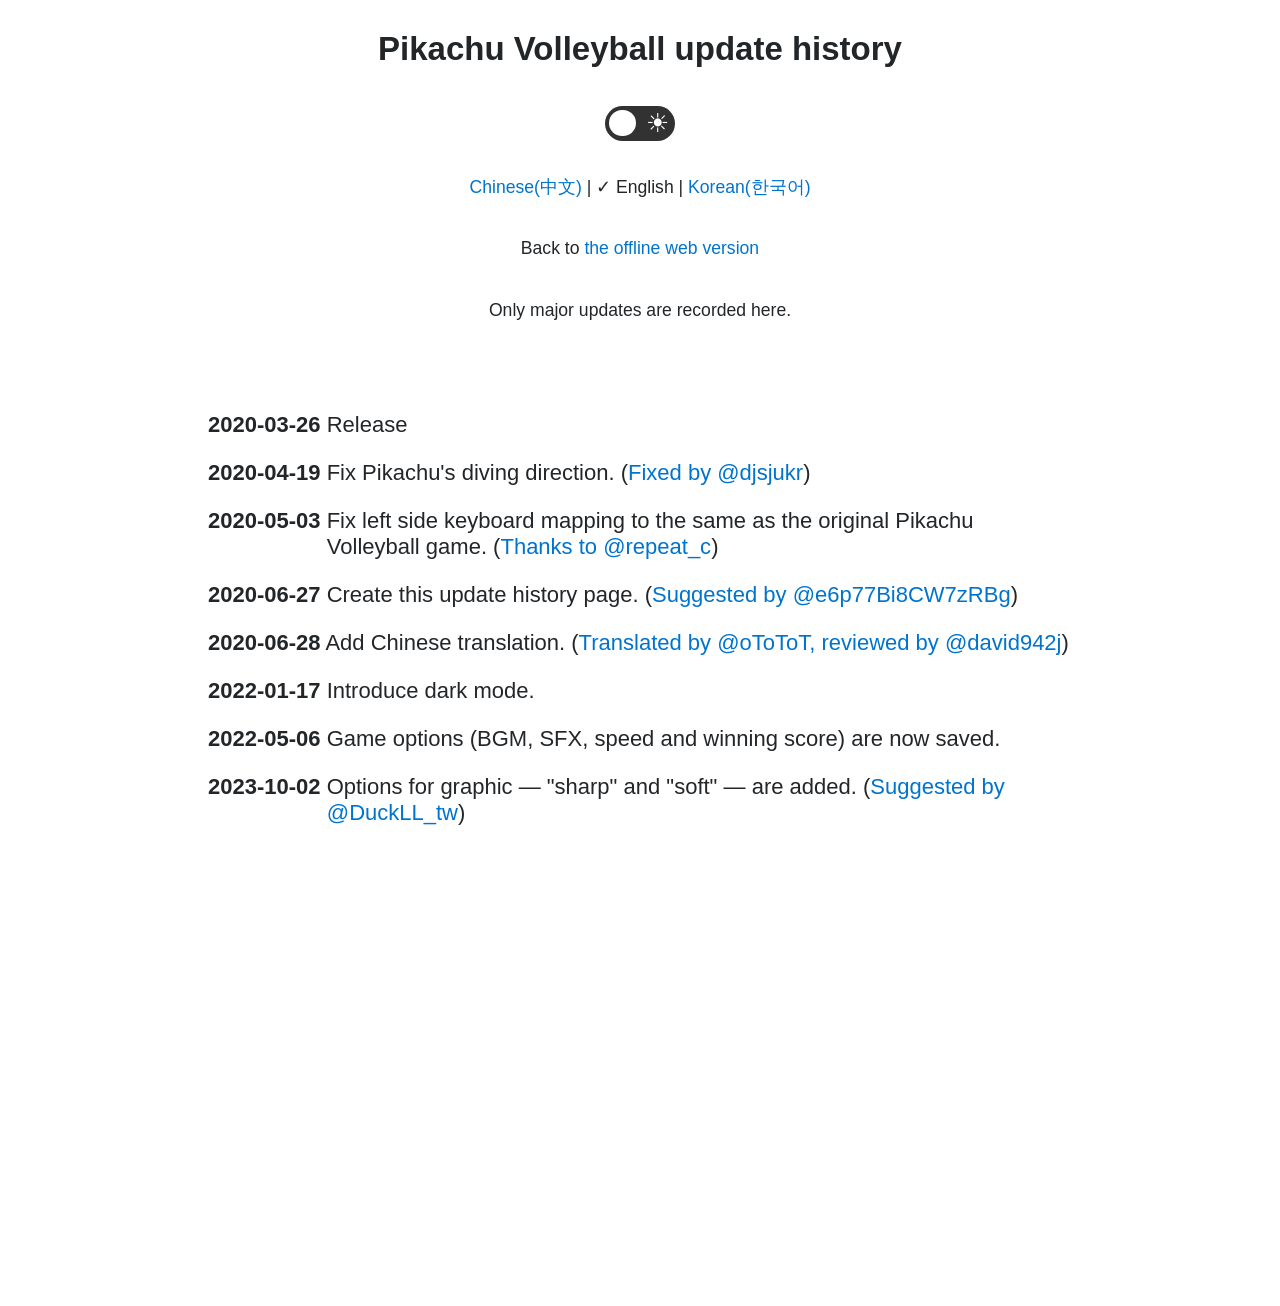
<file: en/update-history/index.html>
<!DOCTYPE html><html lang="en"><head><meta charset="utf-8"><meta name="viewport" content="width=device-width,initial-scale=1"><title>Pikachu Volleyball update history</title><meta name="description" content="Update history for Pikachu Volleyball P2P Online"><meta name="author" content="Kyutae Lee"><meta name="theme-color" content="#FFFFFF"><link rel="icon" type="image/png" sizes="32x32" href="../../resources/assets/images/IDI_PIKAICON-0.png"><link rel="stylesheet" href="../../resources/style.css"><script defer="defer" src="../../runtime.bundle.js"></script><script defer="defer" src="../../dark_color_scheme.bundle.js"></script></head><body><div id="update-history-container"><div id="about-box-head"><h1>Pikachu Volleyball <span class="no-wrap">update history</span></h1><div class="color-scheme-toggle-switch-container"><input type="checkbox" id="dark-color-scheme-checkbox-1" class="toggle-switch dark-color-scheme-checkbox"> <label for="dark-color-scheme-checkbox-1"></label></div><p class="languages"><a href="../../zh/update-history/" target="_self">Chinese(中文)</a> | &check; English | <a href="../../ko/update-history/" target="_self">Korean(한국어)</a></p><p class="small">Back to <a href="../">the offline web version</a></p><p class="small">Only major updates are recorded here.</p></div><div class="margin-top limit-width"><div class="indent-minus"><p><span class="bold">2020-03-26</span> Release</p><p><span class="bold">2020-04-19</span> Fix Pikachu's diving direction. (<a href="https://github.com/gorisanson/pikachu-volleyball/pull/1" target="_blank" rel="noopener">Fixed by <span class="no-wrap">@djsjukr</span></a>)</p><p><span class="bold">2020-05-03</span> Fix left side keyboard mapping to the same as the original Pikachu Volleyball game. (<a href="https://github.com/gorisanson/pikachu-volleyball/issues/3" target="_blank" rel="noopener">Thanks to <span class="no-wrap">@repeat_c</span></a>)</p><p><span class="bold">2020-06-27</span> Create this update history page. (<a href="https://github.com/gorisanson/pikachu-volleyball-p2p-online/issues/7" target="_blank" rel="noopener">Suggested by <span class="no-wrap">@e6p77Bi8CW7zRBg</span></a>)</p><p><span class="bold">2020-06-28</span> Add Chinese translation. (<a href="https://github.com/gorisanson/pikachu-volleyball/pull/4" target="_blank" rel="noopener">Translated by <span class="no-wrap">@oToToT</span>, reviewed by <span class="no-wrap">@david942j</span></a>)</p><p><span class="bold">2022-01-17</span> Introduce dark mode.</p><p><span class="bold">2022-05-06</span> Game options (BGM, SFX, speed and winning score) are now saved.</p><p><span class="bold">2023-10-02</span> Options for graphic — "sharp" and "soft" — are added. (<a href="https://twitter.com/DuckLL_tw" target="_blank" rel="noopener">Suggested by <span class="no-wrap">@DuckLL_tw</span></a>)</p></div></div></div><div class="for-margin"></div></body></html>
</file>
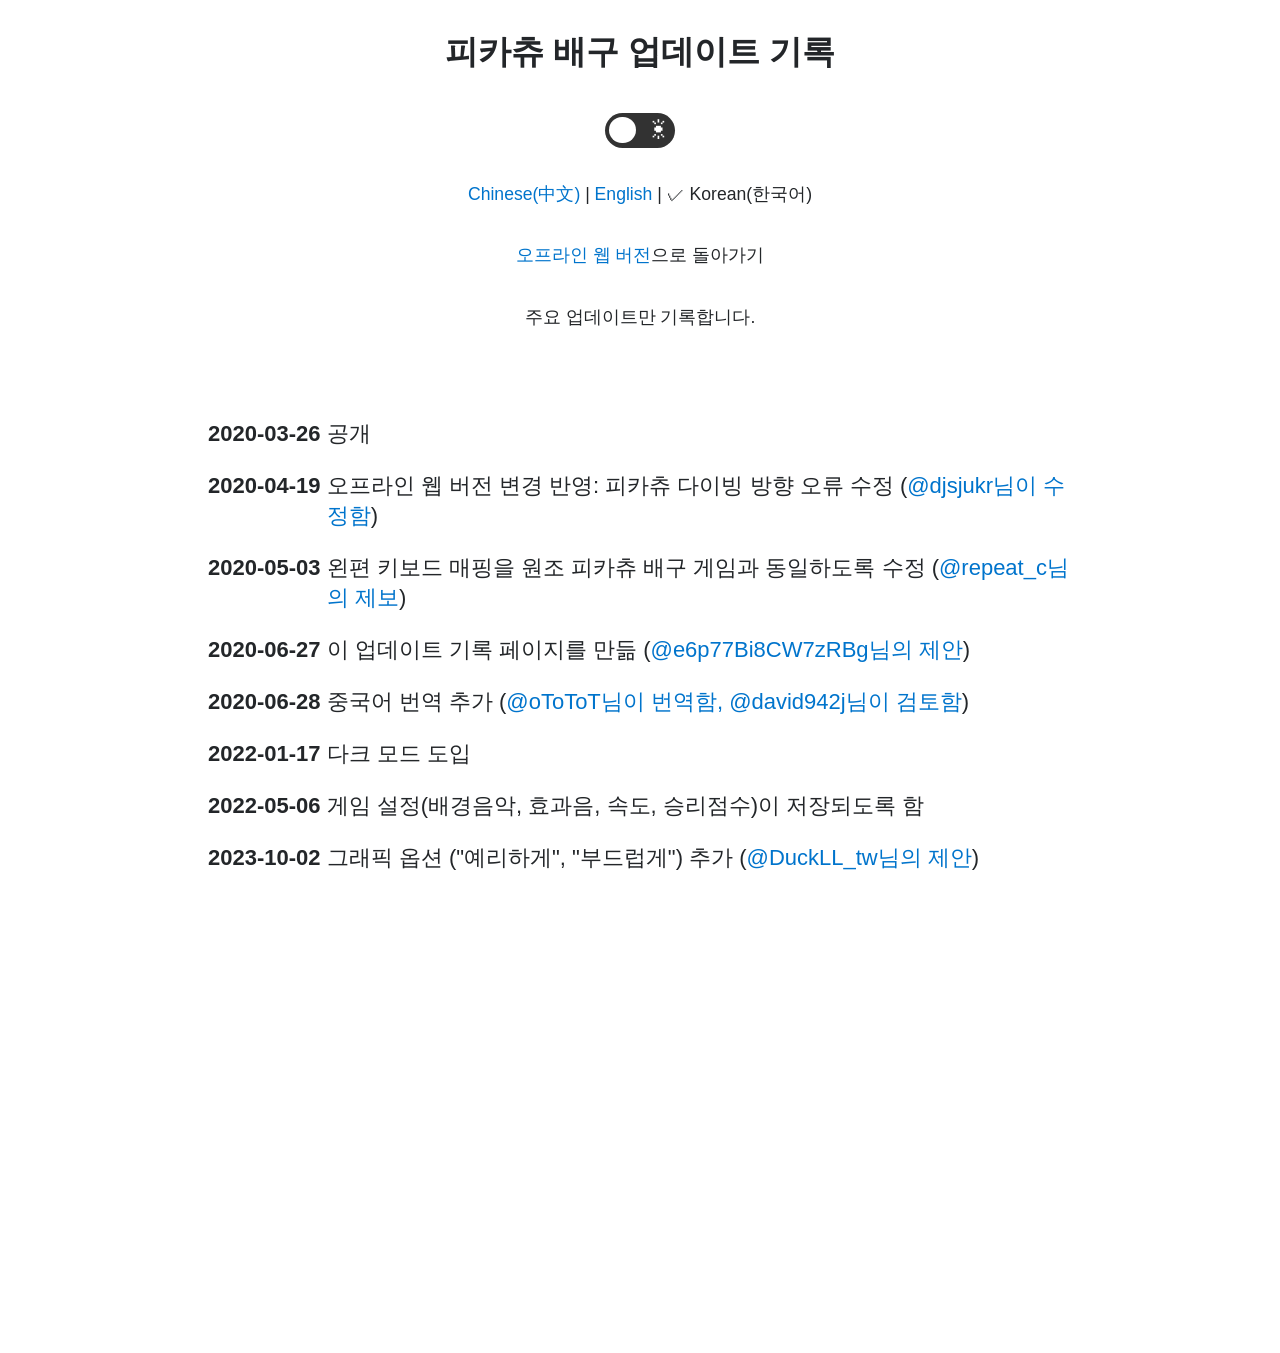
<file: ko/update-history/index.html>
<!DOCTYPE html><html lang="ko"><head><meta charset="utf-8"><meta name="viewport" content="width=device-width,initial-scale=1"><title>피카츄 배구 업데이트 기록</title><meta name="description" content="Update history for Pikachu Volleyball P2P Online"><meta name="author" content="Kyutae Lee"><meta name="theme-color" content="#FFFFFF"><link rel="icon" type="image/png" sizes="32x32" href="../../resources/assets/images/IDI_PIKAICON-0.png"><link rel="stylesheet" href="../../resources/style.css"><script defer="defer" src="../../runtime.bundle.js"></script><script defer="defer" src="../../dark_color_scheme.bundle.js"></script></head><body><div id="update-history-container"><div id="about-box-head"><h1>피카츄 배구 <span class="no-wrap">업데이트 기록</span></h1><div class="color-scheme-toggle-switch-container"><input type="checkbox" id="dark-color-scheme-checkbox-1" class="toggle-switch dark-color-scheme-checkbox"> <label for="dark-color-scheme-checkbox-1"></label></div><p class="languages"><a href="../../zh/update-history/" target="_self">Chinese(中文)</a> | <a href="../../en/update-history/" target="_self">English</a> | &check; Korean(한국어)</p><p class="small"><a href="../">오프라인 웹 버전</a>으로 돌아가기</p><p class="small">주요 업데이트만 기록합니다.</p></div><div class="margin-top limit-width"><div class="indent-minus"><p><span class="bold">2020-03-26</span> 공개</p><p><span class="bold">2020-04-19</span> 오프라인 웹 버전 변경 반영: 피카츄 다이빙 방향 오류 수정 (<a href="https://github.com/gorisanson/pikachu-volleyball/pull/1" target="_blank" rel="noopener"><span class="no-wrap">@djsjukr</span>님이 수정함</a>)</p><p><span class="bold">2020-05-03</span> 왼편 키보드 매핑을 원조 피카츄 배구 게임과 동일하도록 수정 (<a href="https://github.com/gorisanson/pikachu-volleyball/issues/3" target="_blank" rel="noopener"><span class="no-wrap">@repeat_c</span>님의 제보</a>)</p><p><span class="bold">2020-06-27</span> 이 업데이트 기록 페이지를 만듦 (<a href="https://github.com/gorisanson/pikachu-volleyball-p2p-online/issues/7" target="_blank" rel="noopener"><span class="no-wrap">@e6p77Bi8CW7zRBg</span>님의 제안</a>)</p><p><span class="bold">2020-06-28</span> 중국어 번역 추가 (<a href="https://github.com/gorisanson/pikachu-volleyball/pull/4" target="_blank" rel="noopener"><span class="no-wrap">@oToToT</span>님이 번역함, <span class="no-wrap">@david942j</span>님이 검토함</a>)</p><p><span class="bold">2022-01-17</span> 다크 모드 도입</p><p><span class="bold">2022-05-06</span> 게임 설정(배경음악, 효과음, 속도, 승리점수)이 저장되도록 함</p><p><span class="bold">2023-10-02</span> 그래픽 옵션 ("예리하게", "부드럽게") 추가 (<a href="https://twitter.com/DuckLL_tw" target="_blank" rel="noopener"><span class="no-wrap">@DuckLL_tw</span>님의 제안</a>)</p></div></div></div><div class="for-margin"></div></body></html>
</file>
<file: resources/style.css>
:root {
  /* Pikachu Volleyball's original width: 432px, original height: 304px */
  --aspect-ratio: calc(432 / 304);
  --inverse-aspect-ratio: calc(304 / 432);
  --canvas-width: 96vmin;
  --canvas-height: calc(96vmin * var(--inverse-aspect-ratio));
  --font-size: 18px;
  --btn-width: min(
    calc(5 * var(--font-size)),
    calc((var(--canvas-width) - 30px) / 4)
  );
  --btn-height: calc(3 * var(--font-size));
}
:root {
  --background-color: #ffffff;
  --background-color-with-alpha: rgba(255, 255, 255, 0.8);
  --color: #232629;
  --link-color: #0074cc;
  --link-hover-color: #0a95ff;
  --btn-color: #ffffff;
  --btn-background-color: rgba(50, 50, 50, 1);
  --btn-in-dropdown-background-color: rgba(100, 100, 100, 0.9);
  --btn-in-dropdown-hover-background-color: rgba(50, 50, 50, 0.9);
  --button-disabled-background-color: #cccccc;
  --update-fade-in-box-background-color: rgba(226, 230, 36, 0.85);
  --amount-to-invert-image: 0;
}
@media (prefers-color-scheme: dark) {
  :root {
    --background-color: #202124;
    --background-color-with-alpha: rgba(32, 33, 36, 0.9);
    --color: #bdc1c6;
    --link-color: #33a7ff;
    --link-hover-color: #3dc8ff;
    --btn-color: #151515;
    --btn-background-color: rgba(232, 232, 232, 1);
    --btn-in-dropdown-background-color: rgba(200, 200, 200, 0.8);
    --btn-in-dropdown-hover-background-color: rgba(232, 232, 232, 0.8);
    --button-disabled-background-color: #666666;
    --update-fade-in-box-background-color: rgba(195, 197, 48, 0.85);
    --amount-to-invert-image: 0.95;
  }
}
/* Copy of the variables in :root above */
:root[data-color-scheme='light'] {
  --background-color: #ffffff;
  --background-color-with-alpha: rgba(255, 255, 255, 0.8);
  --color: #232629;
  --link-color: #0074cc;
  --link-hover-color: #0a95ff;
  --btn-color: #ffffff;
  --btn-background-color: rgba(50, 50, 50, 1);
  --btn-in-dropdown-background-color: rgba(100, 100, 100, 0.9);
  --btn-in-dropdown-hover-background-color: rgba(50, 50, 50, 0.9);
  --button-disabled-background-color: #cccccc;
  --update-fade-in-box-background-color: rgba(226, 230, 36, 0.85);
  --amount-to-invert-image: 0;
}
/* Copy of the variables in @media (prefers-color-scheme: dark) :root above */
:root[data-color-scheme='dark'] {
  --background-color: #202124;
  --background-color-with-alpha: rgba(32, 33, 36, 0.9);
  --color: #bdc1c6;
  --link-color: #33a7ff;
  --link-hover-color: #3dc8ff;
  --btn-color: #151515;
  --btn-background-color: rgba(232, 232, 232, 1);
  --btn-in-dropdown-background-color: rgba(200, 200, 200, 0.8);
  --btn-in-dropdown-hover-background-color: rgba(232, 232, 232, 0.8);
  --button-disabled-background-color: #666666;
  --update-fade-in-box-background-color: rgba(195, 197, 48, 0.85);
  --amount-to-invert-image: 0.95;
}
/* size of iPad screen is 768px x 1024px in portrait mode */
@media only screen and (min-width: 768px) and (min-height: 768px) {
  :root {
    --font-size: 22px;
    --btn-width: min(
      calc(6 * var(--font-size)),
      calc((var(--canvas-width) - 30px) / 4)
    );
  }
}
@media only screen and (min-aspect-ratio: 432/304) {
  :root {
    --canvas-height: calc(96vh - var(--btn-height) - 10px);
    --canvas-width: calc(var(--canvas-height) * var(--aspect-ratio));
  }
}
@media only screen and (max-aspect-ratio: 432/304) {
  :root {
    --canvas-width: 96vw;
    --canvas-height: calc(96vw * var(--inverse-aspect-ratio));
  }
}
html {
  box-sizing: border-box;
}
*,
*:before,
*:after {
  box-sizing: inherit;
}
* {
  font-family: Arial, Helvetica, sans-serif;
}
body {
  background-color: var(--background-color);
  color: var(--color);
  margin: 0;
}
a,
a:link,
a:visited {
  color: var(--link-color);
  text-decoration: none;
}
a:hover,
a:active {
  color: var(--link-hover-color);
}
#flex-container,
#update-history-container {
  position: relative;
  display: flex;
  flex-direction: column;
  flex-wrap: nowrap;
  justify-content: center;
  align-items: stretch;
  width: var(--canvas-width);
  height: 100vh;
  margin-left: auto;
  margin-right: auto;
  padding-top: 8px;
  padding-bottom: 8px;
}
#update-history-container {
  justify-content: center;
  align-items: stretch;
  height: auto;
  font-size: var(--font-size);
  padding-left: var(--font-size);
  padding-right: var(--font-size);
  overflow: visible;
  text-align: left;
}
#menu-bar {
  display: flex;
  flex-direction: row;
  justify-content: space-between;
  align-items: center;
  width: var(--canvas-width);
  height: var(--btn-height);
  margin-bottom: 10px;
}
.btn-container {
  display: flex;
  align-items: center;
}
.btn-container.left {
  justify-content: flex-start;
}
.btn-container.right {
  justify-content: flex-end;
}
.btn {
  display: inline-block;
  width: var(--btn-width);
  height: var(--btn-height);
  border: none;
  border-radius: 10px;
  padding: 0;
  color: var(--btn-color);
  background-color: var(--btn-background-color);
  font-size: var(--font-size);
  text-align: center;
  text-decoration: none;
  margin-left: 5px;
  margin-right: 5px;
}
#game-dropdown-btn {
  margin-left: 0;
}
#about-btn {
  margin-right: 0;
}
.relative-container {
  position: relative;
}
.dropdown,
.submenu {
  position: absolute;
  display: none;
  z-index: 1;
}
.dropdown.show {
  display: block;
}
.submenu.show {
  display: inline-block;
}
.dropdown .btn {
  margin-right: 0;
  background-color: var(--btn-in-dropdown-background-color);
}
.submenu > .btn {
  width: calc(1.4 * var(--btn-width));
  margin-left: 0;
}
.dropdown .btn:hover,
.submenu-btn.open {
  background-color: var(--btn-in-dropdown-hover-background-color);
}
span.check {
  display: none;
}
.selected > span.check {
  display: inline;
}
#game-canvas-container {
  position: relative;
}
#game-canvas {
  display: block;
  margin-left: auto;
  margin-right: auto;
  width: var(--canvas-width);
  height: var(--canvas-height);
  image-rendering: pixelated;
}
#game-canvas.graphic-soft {
  image-rendering: auto;
}
.fade-in-box {
  position: absolute;
  display: flex;
  flex-wrap: nowrap;
  flex-direction: column;
  align-items: center;
  justify-content: space-evenly;
  top: 0;
  left: 0;
  width: var(--canvas-width);
  height: var(--canvas-height);
  font-size: var(--font-size);
  padding-left: var(--font-size);
  padding-right: var(--font-size);
  text-align: center;
  z-index: 10;
  visibility: visible;
  opacity: 1;
  background-color: var(--background-color-with-alpha);
  animation-name: fade-in;
  animation-duration: 1s;
}
.fade-in-box.about {
  justify-content: flex-start;
  height: auto;
  overflow: visible;
  text-align: left;
}
.fade-in-box.loading {
  background-color: transparent;
  color: #eeeeee;
  animation-duration: 0.5s;
}
.fade-in-box.update {
  background-color: var(--update-fade-in-box-background-color);
  color: #232629;
}
@keyframes fade-in {
  0% {
    opacity: 0;
  }
  100% {
    opacity: 1;
  }
}
.fade-in-box.hidden,
.if-embedded-in-other-website.hidden,
#menu-bar.hidden,
span.hidden {
  display: none;
}
#about-box-head {
  display: flex;
  flex-wrap: wrap;
  flex-direction: column;
  align-items: center;
  justify-content: space-evenly;
  width: 100%;
  font-size: var(--font-size);
  text-align: center;
  visibility: visible;
  overflow: visible;
}
button.btn-in-box {
  display: block;
  height: calc(2 * var(--font-size));
  width: calc(5 * var(--font-size));
  border: none;
  margin: 0 auto;
  padding: 0;
  background-color: var(--btn-background-color);
  color: var(--btn-color);
  font-size: var(--font-size);
  text-align: center;
  text-decoration: none;
  border-radius: 10px;
}
h1 {
  font-size: calc(1.5 * var(--font-size));
}
p.languages,
p.small,
p.p2p-online-version,
p.super-ai-edition,
p.seungsu-ai,
p.original-by,
p.reverse-engineered-by,
p.source-code-on,
p.release-date,
p.update-history-on {
  font-size: 0.8em;
  line-height: 150%;
}
p.p2p-online-version,
p.super-ai-edition {
  margin-bottom: 0.1em;
}
p.super-ai-edition,
p.seungsu-ai {
  margin-top: 0.1em;
}
p.release-date {
  margin-block-end: 0;
}
p.update-history-on {
  margin-block-start: 0;
  margin-block-end: 0;
}
span.no-wrap {
  white-space: nowrap;
}
span.bold {
  font-weight: bold;
}
span.thick {
  font-weight: 900;
}
div.align-center-horizontally {
  display: flex;
  flex-direction: column;
  align-items: center;
}
img.screenshot,
img.controls {
  height: auto;
  width: 100%;
}
img.screenshot {
  max-width: 864px;
}
img.controls {
  max-width: 960px;
  filter: invert(var(--amount-to-invert-image));
}
#progress-bar-border {
  position: relative;
  border: solid;
  border-color: #eeeeee;
  height: var(--btn-height);
  width: calc(var(--canvas-width) / 2);
}
#progress-bar {
  position: absolute;
  top: 0;
  left: 0;
  /*width: width is set on style property of progress-bar element;*/
  height: 100%;
  background-color: #eeeeee;
}
button.update {
  display: inline-block;
  height: calc(3 * var(--font-size));
  width: 100%;
  border: none;
  margin: 2px;
  padding: 0;
  background-color: #eeeeee;
  color: #232629;
  font-size: var(--font-size);
  text-align: center;
  text-decoration: none;
  border-radius: 10px;
}
@media (hover: hover) {
  button.update {
    opacity: 0.9;
  }
  button.update:hover {
    opacity: 1;
  }
}
button:disabled {
  background-color: var(--button-disabled-background-color);
}
div.for-margin {
  display: block;
  height: 50vh;
}
div.margin-top,
p.margin-top {
  margin-top: calc(2.25 * var(--font-size));
}
div.limit-width {
  max-width: 864px;
  margin-left: auto;
  margin-right: auto;
}
#update-history-container h1 {
  font-size: calc(1.5 * var(--font-size));
}
div.indent-minus {
  text-indent: calc(-5.4 * var(--font-size));
  margin-left: calc(5.4 * var(--font-size));
}
#flex-container.embedded-in-other-website {
  justify-content: flex-start;
}
.if-embedded-in-other-website {
  display: flex;
  flex-direction: column;
  align-items: center;
  text-align: center;
  margin-top: calc(var(--font-size) - 10px);
  font-size: calc(0.8 * var(--font-size));
  margin-bottom: var(--font-size);
  padding: var(--font-size);
  border: 3px solid;
  border-radius: 10px;
}
.if-embedded-in-other-website .limit-width {
  max-width: calc(23 * var(--font-size));
}
.if-embedded-in-other-website button {
  margin-top: var(--font-size);
  background-color: var(--background-color);
  color: var(--color);
  font-size: calc(0.8 * var(--font-size));
  border: 3px solid;
  height: calc(1.6 * var(--font-size));
  width: calc(4 * var(--font-size));
}
.original-address {
  margin-top: var(--font-size);
}
button.glow {
  box-shadow: 0 0 5px calc(var(--font-size) / 6) #52aaff;
  animation-name: blinking-glow;
  animation-duration: 0.5s;
  animation-direction: alternate;
  animation-iteration-count: infinite;
  animation-timing-function: ease-in-out;
}
@keyframes blinking-glow {
  0% {
    box-shadow: 0 0 5px calc(var(--font-size) / 6) #52aaff;
  }
  100% {
    box-shadow: 0 0 5px calc(1.5 * var(--font-size) / 6) #52aaff;
  }
}
div.color-scheme-toggle-switch-container {
  display: flex;
  justify-content: center;
  align-items: center;
  width: var(--btn-width);
  height: var(--btn-height);
  --toggle-switch-height: calc(1.6 * var(--font-size));
  --toggle-ball-diameter: calc(1.2 * var(--font-size));
  --toggle-switch-width: calc(2 * var(--toggle-switch-height));
  --toggle-ball-top: calc(
    (var(--toggle-switch-height) - var(--toggle-ball-diameter)) / 2
  );
  --toggle-ball-left: calc(
    (var(--toggle-switch-height) - var(--toggle-ball-diameter)) / 2
  );
  --toggle-ball-left-toggled: calc(
    var(--toggle-switch-width) - var(--toggle-ball-diameter) -
      var(--toggle-ball-left)
  );
}
/*
 * Toggle switch using CSS
 * Reference: https://dev.to/karankmr/how-to-create-a-custom-toggle-switch-using-css-4pmi
 */
input.toggle-switch {
  display: none;
}
input.toggle-switch + label {
  display: inline-block;
  position: relative;
  margin: auto;
  background-color: var(--btn-background-color);
  height: var(--toggle-switch-height);
  width: var(--toggle-switch-width);
  border-radius: calc(var(--toggle-switch-height) / 2);
  cursor: pointer;
  transition: background-color 1s;
}
input.toggle-switch + label::after {
  content: '';
  position: absolute;
  left: var(--toggle-ball-left);
  top: var(--toggle-ball-top);
  height: var(--toggle-ball-diameter);
  width: var(--toggle-ball-diameter);
  border-radius: 50%;
  background-color: var(--btn-color);
  transition: left 0.5s, background-color 1s;
}
input.toggle-switch:checked + label::after {
  left: var(--toggle-ball-left-toggled);
}
/*
 * The following supplement is for displaying the Sun and Moon unicode characters
 * inside toggle switch label.
 */
input.toggle-switch + label::before {
  display: inline-flex;
  justify-content: center;
  align-items: center;
  position: absolute;
  color: var(--btn-color);
  left: var(--toggle-ball-left-toggled);
  top: var(--toggle-ball-top);
  height: var(--toggle-ball-diameter);
  width: var(--toggle-ball-diameter);
  font-size: var(--toggle-ball-diameter);
  content: '\2600';
}
input.toggle-switch:checked + label::before {
  left: var(--toggle-ball-left);
  content: '\263E';
}

/* ========== Mobile Landscape Overrides ========== */
/* Targets touch devices in landscape with limited height (phones) */
@media screen and (orientation: landscape) and (max-height: 500px) and (hover: none) and (pointer: coarse) {
  :root {
    --font-size: 11px;
    --canvas-height: calc(100dvh - 32px);
    --canvas-width: calc(var(--canvas-height) * var(--aspect-ratio));
    --btn-height: 22px;
    --btn-width: 50px;
  }

  #flex-container {
    width: 100% !important;
    height: 100dvh !important;
    padding: 0 !important;
    margin: 0 !important;
    justify-content: flex-start !important;
  }

  #menu-bar {
    width: 100% !important;
    height: 28px !important;
    margin-bottom: 0 !important;
    padding: 0 4px !important;
    z-index: 100;
  }

  #game-canvas-container {
    flex: 1;
    display: flex !important;
    justify-content: center !important;
    align-items: center !important;
    overflow: hidden !important;
    min-height: 0 !important;
  }

  #game-canvas {
    height: calc(100dvh - 30px) !important;
    width: auto !important;
    max-width: 100vw !important;
    max-height: calc(100dvh - 30px) !important;
  }

  .fade-in-box {
    width: auto !important;
    height: auto !important;
    max-height: calc(100dvh - 30px) !important;
  }

  .fade-in-box.about {
    overflow-y: auto !important;
    -webkit-overflow-scrolling: touch;
  }

  /* Dropdown scrollable */
  .dropdown,
  .submenu {
    max-height: 70dvh !important;
    overflow-y: auto !important;
    -webkit-overflow-scrolling: touch;
  }

  .submenu > .btn {
    width: auto !important;
    min-width: 100px !important;
    padding: 3px 8px !important;
    height: auto !important;
    min-height: 24px !important;
    font-size: 10px !important;
  }
}
</file>
